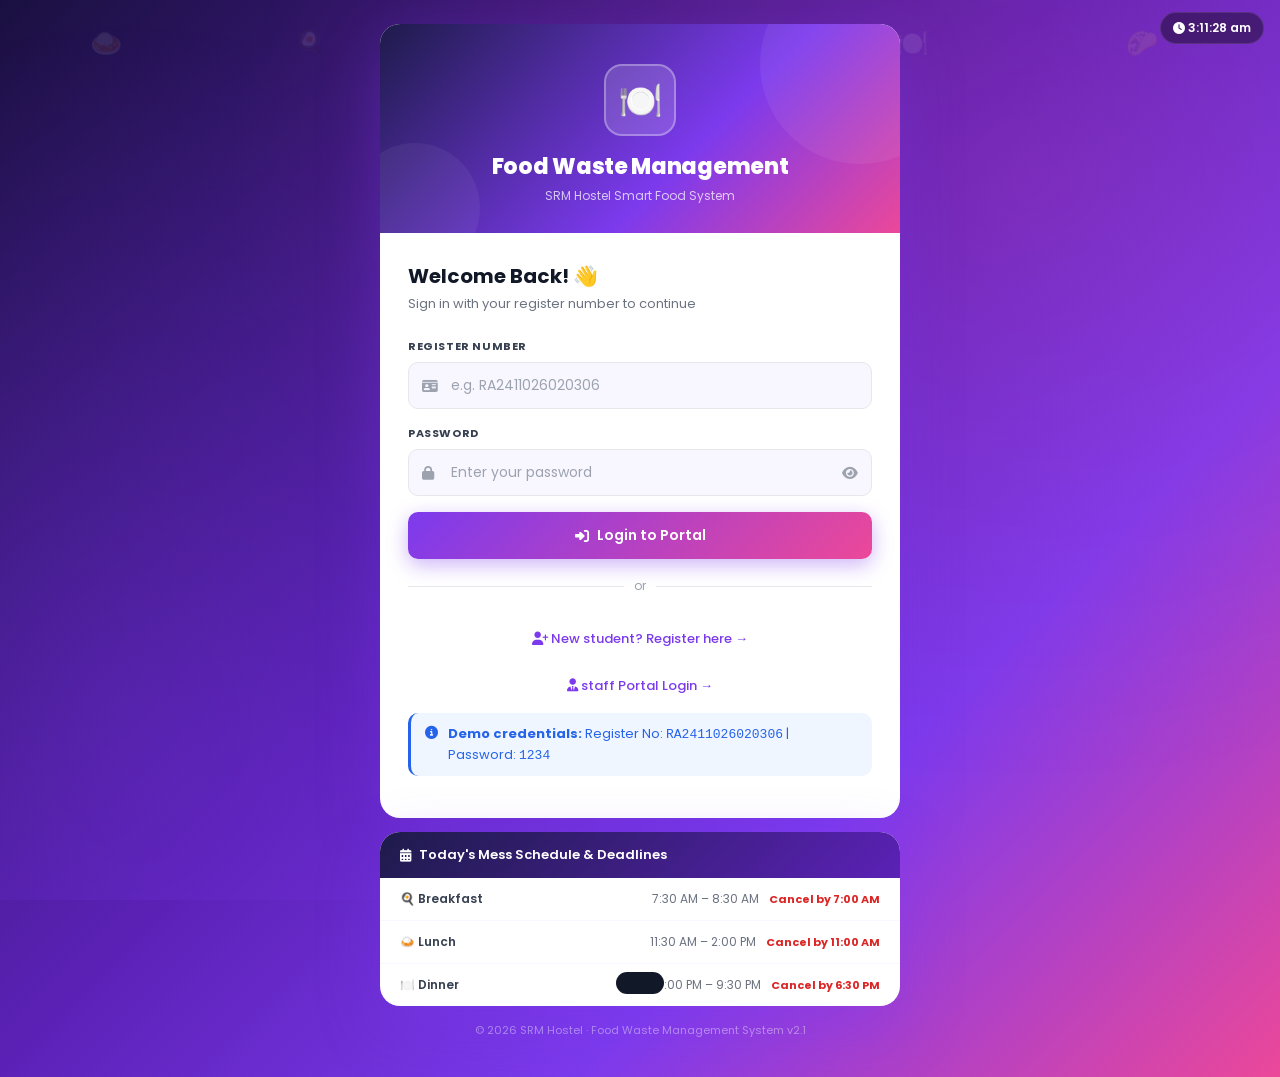
<file: dtm/index.html>
<!DOCTYPE html>
<html lang="en">

<head>
  <meta charset="UTF-8">
  <meta name="viewport" content="width=device-width, initial-scale=1.0">
  <title>FWMS – Student Portal | SRM Hostel</title>
  <meta name="description"
    content="SRM Hostel Food Waste Management System – Student Portal for smart meal planning, cancellation, and feedback.">
  <link href="https://fonts.googleapis.com/css2?family=Poppins:wght@300;400;500;600;700;800&display=swap"
    rel="stylesheet">
  <link rel="stylesheet" href="https://cdnjs.cloudflare.com/ajax/libs/font-awesome/6.4.2/css/all.min.css">
  <style>
    /* ================================================================
       ROOT VARIABLES
       ================================================================ */
    :root {
      --purple: #7C3AED;
      --purple-dark: #5B21B6;
      --purple-light: #EDE9FE;
      --pink: #EC4899;
      --green: #059669;
      --green-bg: #ECFDF5;
      --red: #DC2626;
      --red-bg: #FEF2F2;
      --amber: #D97706;
      --amber-bg: #FFFBEB;
      --blue: #2563EB;
      --blue-bg: #EFF6FF;
      --dark: #1E1B4B;
      --surface: #FFFFFF;
      --bg: #F8F7FF;
      --border: #E5E7EB;
      --t1: #111827;
      /* primary text */
      --t2: #374151;
      /* secondary text */
      --t3: #6B7280;
      /* muted text */
      --t4: #9CA3AF;
      /* placeholder */
      --radius-lg: 20px;
      --radius-md: 14px;
      --radius-sm: 10px;
      --radius-xs: 6px;
      --shadow-card: 0 4px 6px -1px rgba(0, 0, 0, .07), 0 2px 4px -2px rgba(0, 0, 0, .05);
      --shadow-float: 0 20px 60px rgba(124, 58, 237, .35);
      --trans: all .25s cubic-bezier(.4, 0, .2, 1);
    }

    /* ================================================================
       RESET & BASE
       ================================================================ */
    *,
    *::before,
    *::after {
      margin: 0;
      padding: 0;
      box-sizing: border-box;
    }

    html {
      scroll-behavior: smooth;
    }

    body {
      font-family: 'Poppins', sans-serif;
      background: linear-gradient(135deg, #1a1040 0%, #5B21B6 45%, #7C3AED 70%, #EC4899 100%);
      min-height: 100vh;
      display: flex;
      align-items: flex-start;
      justify-content: center;
      padding: 24px 16px 40px;
    }

    /* Ambient orbs */
    body::before {
      content: '';
      position: fixed;
      inset: 0;
      background:
        radial-gradient(ellipse 800px 600px at 80% 20%, rgba(236, 72, 153, .18), transparent),
        radial-gradient(ellipse 600px 700px at 10% 80%, rgba(124, 58, 237, .2), transparent);
      pointer-events: none;
      z-index: 0;
    }

    /* Food particle animation */
    .bg-particle {
      position: fixed;
      font-size: 26px;
      opacity: .10;
      animation: rise linear infinite;
      pointer-events: none;
      z-index: 0;
    }

    @keyframes rise {
      0% {
        transform: translateY(110vh) rotate(0deg);
        opacity: 0;
      }

      8% {
        opacity: .10;
      }

      92% {
        opacity: .10;
      }

      100% {
        transform: translateY(-10vh) rotate(360deg);
        opacity: 0;
      }
    }

    /* ================================================================
       APP WRAPPER
       ================================================================ */
    .app-wrap {
      width: 100%;
      max-width: 520px;
      position: relative;
      z-index: 1;
    }

    /* Screen transitions */
    .screen {
      display: none;
      animation: enter .35s ease;
    }

    .screen.active {
      display: block;
    }

    @keyframes enter {
      from {
        opacity: 0;
        transform: translateY(20px);
      }

      to {
        opacity: 1;
        transform: translateY(0);
      }
    }

    /* Base card */
    .card {
      background: var(--surface);
      border-radius: var(--radius-lg);
      box-shadow: var(--shadow-float);
      overflow: hidden;
    }

    /* ================================================================
       LOGIN & REGISTER — HEADER GRADIENT
       ================================================================ */
    .auth-head {
      background: linear-gradient(135deg, var(--dark) 0%, var(--purple) 60%, var(--pink) 100%);
      padding: 40px 28px 28px;
      text-align: center;
      position: relative;
      overflow: hidden;
    }

    .auth-head::before {
      content: '';
      position: absolute;
      width: 200px;
      height: 200px;
      background: rgba(255, 255, 255, .06);
      border-radius: 50%;
      top: -60px;
      right: -60px;
    }

    .auth-head::after {
      content: '';
      position: absolute;
      width: 130px;
      height: 130px;
      background: rgba(255, 255, 255, .05);
      border-radius: 50%;
      bottom: -40px;
      left: -30px;
    }

    .logo-icon {
      width: 72px;
      height: 72px;
      background: rgba(255, 255, 255, .15);
      border: 2px solid rgba(255, 255, 255, .3);
      border-radius: 18px;
      display: flex;
      align-items: center;
      justify-content: center;
      font-size: 36px;
      margin: 0 auto 14px;
      animation: bob 3s ease-in-out infinite;
    }

    @keyframes bob {

      0%,
      100% {
        transform: translateY(0)
      }

      50% {
        transform: translateY(-6px)
      }
    }

    .auth-title {
      color: #fff;
      font-size: 22px;
      font-weight: 800;
      letter-spacing: -.3px;
    }

    .auth-sub {
      color: rgba(255, 255, 255, .72);
      font-size: 12px;
      margin-top: 4px;
      font-weight: 400;
    }

    /* ================================================================
       FORM COMPONENTS
       ================================================================ */
    .form-body {
      padding: 28px;
    }

    .form-headline {
      font-size: 20px;
      font-weight: 700;
      color: var(--t1);
    }

    .form-tagline {
      font-size: 13px;
      color: var(--t3);
      margin-top: 3px;
      margin-bottom: 24px;
    }

    .form-row {
      display: grid;
      grid-template-columns: 1fr 1fr;
      gap: 14px;
    }

    .form-group {
      margin-bottom: 16px;
    }

    .form-group.full {
      grid-column: 1 / -1;
    }

    .label {
      display: block;
      font-size: 11px;
      font-weight: 700;
      color: var(--t2);
      text-transform: uppercase;
      letter-spacing: .6px;
      margin-bottom: 7px;
    }

    .input-wrap {
      position: relative;
    }

    .input-icon {
      position: absolute;
      left: 14px;
      top: 50%;
      transform: translateY(-50%);
      color: var(--t4);
      font-size: 14px;
      pointer-events: none;
    }

    .input-toggle {
      position: absolute;
      right: 14px;
      top: 50%;
      transform: translateY(-50%);
      color: var(--t4);
      cursor: pointer;
      font-size: 14px;
    }

    .fld {
      width: 100%;
      padding: 12px 14px 12px 42px;
      border: 1.5px solid var(--border);
      border-radius: var(--radius-sm);
      font-family: 'Poppins', sans-serif;
      font-size: 14px;
      background: var(--bg);
      color: var(--t1);
      outline: none;
      transition: var(--trans);
    }

    .fld.no-icon {
      padding-left: 14px;
    }

    .fld:focus {
      border-color: var(--purple);
      background: #fff;
      box-shadow: 0 0 0 3px rgba(124, 58, 237, .1);
    }

    .fld::placeholder {
      color: var(--t4);
    }

    select.fld {
      cursor: pointer;
      appearance: none;
    }

    /* ----------------------------------------------------------------
       BUTTONS
       ---------------------------------------------------------------- */
    .btn {
      display: inline-flex;
      align-items: center;
      justify-content: center;
      gap: 8px;
      width: 100%;
      padding: 13px 20px;
      border: none;
      border-radius: var(--radius-sm);
      font-family: 'Poppins', sans-serif;
      font-size: 14px;
      font-weight: 600;
      cursor: pointer;
      transition: var(--trans);
      position: relative;
      overflow: hidden;
    }

    .btn:active {
      transform: scale(.98);
    }

    .btn:disabled {
      opacity: .55;
      cursor: not-allowed;
      pointer-events: none;
    }

    .btn-primary {
      background: linear-gradient(135deg, var(--purple), var(--pink));
      color: #fff;
      box-shadow: 0 6px 20px rgba(124, 58, 237, .38);
    }

    .btn-primary:hover {
      box-shadow: 0 10px 28px rgba(124, 58, 237, .48);
      transform: translateY(-1px);
    }

    .btn-outline {
      background: transparent;
      color: var(--purple);
      border: 1.5px solid var(--purple);
    }

    .btn-outline:hover {
      background: var(--purple);
      color: #fff;
    }

    .btn-success {
      background: linear-gradient(135deg, #10B981, var(--green));
      color: #fff;
      box-shadow: 0 6px 20px rgba(16, 185, 129, .35);
    }

    .btn-success:hover {
      transform: translateY(-1px);
    }

    .btn-danger {
      background: linear-gradient(135deg, #EF4444, var(--red));
      color: #fff;
    }

    .btn-danger:hover {
      transform: translateY(-1px);
      box-shadow: 0 6px 16px rgba(220, 38, 38, .35);
    }

    .btn-sm {
      width: auto;
      padding: 8px 16px;
      font-size: 12px;
      border-radius: 8px;
    }

    .btn-xs {
      width: auto;
      padding: 5px 12px;
      font-size: 11px;
      border-radius: 6px;
    }

    .btn-group {
      display: flex;
      gap: 10px;
    }

    .btn-group .btn {
      flex: 1;
    }

    /* ----------------------------------------------------------------
       UTILITY: DIVIDER, LINK ROW, BANNERS, ERROR
       ---------------------------------------------------------------- */
    .divider {
      display: flex;
      align-items: center;
      gap: 10px;
      color: var(--t4);
      font-size: 12px;
      margin: 18px 0;
    }

    .divider::before,
    .divider::after {
      content: '';
      flex: 1;
      height: 1px;
      background: var(--border);
    }

    .link-row {
      text-align: center;
      margin-top: 12px;
    }

    .link-row a,
    .txt-link {
      color: var(--purple);
      font-size: 13px;
      font-weight: 500;
      text-decoration: none;
      cursor: pointer;
    }

    .txt-link:hover,
    .link-row a:hover {
      text-decoration: underline;
    }

    .banner {
      display: flex;
      align-items: flex-start;
      gap: 10px;
      padding: 11px 14px;
      border-radius: var(--radius-sm);
      font-size: 13px;
      line-height: 1.5;
      margin-bottom: 14px;
    }

    .banner i {
      margin-top: 2px;
      flex-shrink: 0;
    }

    .ban-info {
      background: var(--blue-bg);
      color: var(--blue);
      border-left: 3px solid var(--blue);
    }

    .ban-success {
      background: var(--green-bg);
      color: var(--green);
      border-left: 3px solid #10B981;
    }

    .ban-warn {
      background: var(--amber-bg);
      color: var(--amber);
      border-left: 3px solid var(--amber);
    }

    .ban-err {
      background: var(--red-bg);
      color: var(--red);
      border-left: 3px solid var(--red);
    }

    .err-box {
      background: var(--red-bg);
      color: var(--red);
      border: 1px solid rgba(220, 38, 38, .2);
      border-radius: var(--radius-sm);
      padding: 10px 14px;
      font-size: 13px;
      margin-bottom: 14px;
      display: none;
    }

    .err-box.show {
      display: block;
      animation: enter .25s ease;
    }

    /* ================================================================
       TOP BAR (inside closed screens)
       ================================================================ */
    .top-bar {
      background: linear-gradient(135deg, var(--dark), var(--purple));
      padding: 16px 20px;
      display: flex;
      align-items: center;
      justify-content: space-between;
      color: #fff;
    }

    .tb-left {
      display: flex;
      align-items: center;
      gap: 10px;
    }

    .back-btn {
      width: 34px;
      height: 34px;
      border-radius: 9px;
      background: rgba(255, 255, 255, .15);
      border: none;
      color: #fff;
      font-size: 14px;
      cursor: pointer;
      display: flex;
      align-items: center;
      justify-content: center;
      transition: var(--trans);
    }

    .back-btn:hover {
      background: rgba(255, 255, 255, .25);
    }

    .tb-title {
      font-size: 16px;
      font-weight: 700;
    }

    .tb-sub {
      font-size: 11px;
      opacity: .75;
    }

    .logout-btn {
      background: rgba(255, 255, 255, .15);
      border: none;
      color: #fff;
      padding: 6px 14px;
      border-radius: 20px;
      font-family: 'Poppins', sans-serif;
      font-size: 12px;
      cursor: pointer;
      transition: var(--trans);
    }

    .logout-btn:hover {
      background: rgba(255, 255, 255, .25);
    }

    /* ================================================================
       SCHEDULE CARD (below login)
       ================================================================ */
    .sched-card {
      background: var(--surface);
      border-radius: var(--radius-lg);
      box-shadow: var(--shadow-float);
      margin-top: 14px;
      overflow: hidden;
    }

    .sched-head {
      background: linear-gradient(135deg, var(--dark), var(--purple-dark));
      color: #fff;
      padding: 13px 20px;
      font-size: 13px;
      font-weight: 600;
      display: flex;
      align-items: center;
      gap: 8px;
    }

    .sched-row {
      display: grid;
      grid-template-columns: 1fr auto auto;
      align-items: center;
      gap: 10px;
      padding: 12px 20px;
      border-bottom: 1px solid var(--bg);
      font-size: 12px;
    }

    .sched-row:last-child {
      border-bottom: none;
    }

    .sched-meal {
      font-weight: 600;
      color: var(--t2);
      display: flex;
      align-items: center;
      gap: 7px;
    }

    .sched-time {
      color: var(--t3);
    }

    .sched-dl {
      color: var(--red);
      font-weight: 700;
      font-size: 11px;
      white-space: nowrap;
    }

    /* ================================================================
       PROGRESS WIZARD STEPS
       ================================================================ */
    .progress-bar {
      display: flex;
      padding: 14px 20px;
      background: var(--surface);
      border-bottom: 1px solid var(--border);
    }

    .step {
      flex: 1;
      display: flex;
      flex-direction: column;
      align-items: center;
      gap: 4px;
      position: relative;
    }

    .step:not(:last-child)::after {
      content: '';
      position: absolute;
      top: 14px;
      left: 55%;
      right: -45%;
      height: 2px;
      background: var(--border);
      z-index: 0;
    }

    .step.done::after {
      background: var(--green);
    }

    .step.active::after {
      background: linear-gradient(90deg, var(--purple), var(--border));
    }

    .step-dot {
      width: 28px;
      height: 28px;
      border-radius: 50%;
      display: flex;
      align-items: center;
      justify-content: center;
      font-size: 12px;
      font-weight: 700;
      z-index: 1;
      background: var(--border);
      color: var(--t3);
      transition: var(--trans);
    }

    .step.active .step-dot {
      background: var(--purple);
      color: #fff;
      box-shadow: 0 0 0 4px rgba(124, 58, 237, .15);
    }

    .step.done .step-dot {
      background: var(--green);
      color: #fff;
    }

    .step-lbl {
      font-size: 9px;
      font-weight: 600;
      color: var(--t3);
      text-transform: uppercase;
      letter-spacing: .4px;
    }

    .step.active .step-lbl {
      color: var(--purple);
    }

    .step.done .step-lbl {
      color: var(--green);
    }

    /* ================================================================
       DASHBOARD
       ================================================================ */
    .page-body {
      padding: 22px;
    }

    /* Welcome banner */
    .welcome-banner {
      background: linear-gradient(135deg, var(--purple), var(--pink));
      border-radius: var(--radius-md);
      padding: 20px 22px;
      color: #fff;
      margin-bottom: 22px;
      position: relative;
      overflow: hidden;
    }

    .welcome-banner::after {
      content: '🍽️';
      position: absolute;
      right: 16px;
      top: 50%;
      transform: translateY(-50%);
      font-size: 50px;
      opacity: .18;
    }

    .wb-name {
      font-size: 18px;
      font-weight: 700;
    }

    .wb-meta {
      font-size: 11px;
      opacity: .8;
      margin-top: 2px;
      display: flex;
      gap: 10px;
      flex-wrap: wrap;
    }

    .wb-date {
      display: inline-flex;
      align-items: center;
      gap: 5px;
      font-size: 11px;
      background: rgba(255, 255, 255, .18);
      padding: 4px 12px;
      border-radius: 20px;
      margin-top: 10px;
    }

    /* Section header */
    .sec-hd {
      display: flex;
      align-items: center;
      justify-content: space-between;
      margin-bottom: 12px;
    }

    .sec-title {
      font-size: 13px;
      font-weight: 700;
      color: var(--t3);
      text-transform: uppercase;
      letter-spacing: .6px;
      display: flex;
      align-items: center;
      gap: 7px;
    }

    .pill {
      font-size: 10px;
      font-weight: 700;
      padding: 3px 9px;
      border-radius: 20px;
      text-transform: uppercase;
      letter-spacing: .3px;
    }

    .pill-purple {
      background: var(--purple-light);
      color: var(--purple-dark);
    }

    .pill-green {
      background: var(--green-bg);
      color: var(--green);
    }

    .pill-red {
      background: var(--red-bg);
      color: var(--red);
    }

    .pill-amber {
      background: var(--amber-bg);
      color: var(--amber);
    }

    /* ----------------------------------------------------------------
       TODAY MEAL CARDS
       ---------------------------------------------------------------- */
    .meal-card {
      border: 1.5px solid var(--border);
      border-radius: var(--radius-md);
      background: var(--surface);
      box-shadow: var(--shadow-card);
      margin-bottom: 12px;
      overflow: hidden;
      transition: var(--trans);
    }

    .meal-card:hover {
      border-color: rgba(124, 58, 237, .3);
      box-shadow: 0 6px 20px rgba(124, 58, 237, .1);
    }

    .mc-head {
      display: flex;
      align-items: center;
      justify-content: space-between;
      padding: 13px 16px;
      background: var(--bg);
      border-bottom: 1px solid var(--border);
    }

    .mc-left {
      display: flex;
      align-items: center;
      gap: 11px;
    }

    .mc-icon {
      font-size: 28px;
    }

    .mc-name {
      font-size: 14px;
      font-weight: 700;
      color: var(--t1);
    }

    .mc-time {
      font-size: 11px;
      color: var(--t3);
      margin-top: 1px;
    }

    .status-chip {
      display: inline-flex;
      align-items: center;
      gap: 4px;
      padding: 4px 11px;
      border-radius: 20px;
      font-size: 11px;
      font-weight: 600;
    }

    .chip-active {
      background: var(--green-bg);
      color: var(--green);
    }

    .chip-cancel {
      background: var(--red-bg);
      color: var(--red);
    }

    .chip-none {
      background: var(--border);
      color: var(--t3);
    }

    .mc-body {
      padding: 13px 16px;
    }

    .items-list {
      display: flex;
      flex-wrap: wrap;
      gap: 5px;
      margin-bottom: 10px;
    }

    .item-tag {
      display: inline-flex;
      align-items: center;
      gap: 4px;
      background: var(--purple-light);
      color: var(--purple-dark);
      padding: 3px 10px;
      border-radius: 20px;
      font-size: 12px;
      font-weight: 500;
    }

    .item-tag .qty-badge {
      background: var(--purple-dark);
      color: #fff;
      font-size: 10px;
      font-weight: 700;
      padding: 1px 6px;
      border-radius: 10px;
      margin-left: 2px;
    }

    .dl-row {
      display: flex;
      align-items: center;
      gap: 6px;
      font-size: 12px;
      margin-bottom: 10px;
    }

    .dl-safe {
      color: var(--green);
    }

    .dl-past {
      color: var(--red);
    }

    .mc-actions {
      display: flex;
      gap: 8px;
    }

    /* ----------------------------------------------------------------
       ACTION CARD (Tomorrow's selection)
       ---------------------------------------------------------------- */
    .action-card {
      border: 1.5px solid var(--border);
      border-radius: var(--radius-md);
      background: var(--surface);
      padding: 16px;
      box-shadow: var(--shadow-card);
      margin-bottom: 16px;
    }

    /* ================================================================
       MEAL SELECTION WIZARD
       ================================================================ */
    .step-body {
      padding: 22px;
    }

    .meal-note {
      background: var(--purple-light);
      border-left: 3px solid var(--purple);
      padding: 11px 14px;
      border-radius: 0 var(--radius-sm) var(--radius-sm) 0;
      font-size: 12px;
      color: var(--purple-dark);
      margin-bottom: 18px;
      line-height: 1.6;
    }

    /* Option rows */
    .opt-list {
      display: flex;
      flex-direction: column;
      gap: 8px;
    }

    /* Regular checkbox option */
    .meal-opt {
      display: flex;
      align-items: center;
      gap: 12px;
      padding: 13px 15px;
      border: 1.5px solid var(--border);
      border-radius: var(--radius-sm);
      cursor: pointer;
      transition: var(--trans);
      background: var(--surface);
    }

    .meal-opt:hover {
      border-color: rgba(124, 58, 237, .4);
      background: var(--purple-light);
    }

    .meal-opt.sel {
      border-color: var(--purple);
      background: var(--purple-light);
    }

    .meal-opt input[type="checkbox"],
    .meal-opt input[type="radio"] {
      width: 18px;
      height: 18px;
      accent-color: var(--purple);
      cursor: pointer;
      flex-shrink: 0;
    }

    .opt-emoji {
      font-size: 22px;
    }

    .opt-name {
      font-size: 14px;
      font-weight: 500;
      color: var(--t1);
      flex: 1;
    }

    /* Quantity stepper option */
    .qty-opt {
      display: flex;
      align-items: center;
      gap: 12px;
      padding: 13px 15px;
      border: 1.5px solid var(--border);
      border-radius: var(--radius-sm);
      transition: var(--trans);
      background: var(--surface);
    }

    .qty-opt.sel {
      border-color: var(--purple);
      background: var(--purple-light);
    }

    .qty-info {
      flex: 1;
    }

    .qty-item-name {
      font-size: 14px;
      font-weight: 500;
      color: var(--t1);
    }

    .qty-unit {
      font-size: 11px;
      color: var(--t3);
    }

    .stepper {
      display: flex;
      align-items: center;
      gap: 0;
      border: 1.5px solid var(--border);
      border-radius: 9px;
      overflow: hidden;
    }

    .st-btn {
      width: 34px;
      height: 34px;
      border: none;
      background: var(--bg);
      color: var(--t2);
      font-size: 18px;
      font-weight: 700;
      cursor: pointer;
      display: flex;
      align-items: center;
      justify-content: center;
      transition: var(--trans);
      flex-shrink: 0;
    }

    .st-btn:hover:not(:disabled) {
      background: var(--purple);
      color: #fff;
    }

    .st-btn:disabled {
      color: var(--t4);
      cursor: default;
    }

    .st-val {
      min-width: 36px;
      text-align: center;
      font-size: 15px;
      font-weight: 700;
      color: var(--t1);
      border-left: 1.5px solid var(--border);
      border-right: 1.5px solid var(--border);
      padding: 0 4px;
      line-height: 34px;
    }

    /* ================================================================
       REVIEW SCREEN
       ================================================================ */
    .review-box {
      border: 1.5px solid var(--border);
      border-radius: var(--radius-md);
      overflow: hidden;
      margin-bottom: 16px;
    }

    .review-head {
      background: var(--bg);
      padding: 12px 16px;
      display: flex;
      align-items: center;
      gap: 8px;
      font-size: 13px;
      font-weight: 700;
      color: var(--t2);
      border-bottom: 1px solid var(--border);
    }

    .review-row {
      display: flex;
      align-items: flex-start;
      justify-content: space-between;
      padding: 11px 16px;
      border-bottom: 1px solid var(--bg);
      font-size: 13px;
      gap: 12px;
    }

    .review-row:last-child {
      border-bottom: none;
    }

    .rl {
      color: var(--t3);
      font-weight: 500;
      white-space: nowrap;
    }

    .rv {
      color: var(--t1);
      font-weight: 600;
      text-align: right;
    }

    /* ================================================================
       QR SCREEN
       ================================================================ */
    .qr-wrap {
      text-align: center;
      padding: 32px 24px;
    }

    .qr-badge {
      width: 68px;
      height: 68px;
      border-radius: 50%;
      background: linear-gradient(135deg, #10B981, var(--green));
      display: flex;
      align-items: center;
      justify-content: center;
      font-size: 32px;
      margin: 0 auto 14px;
      animation: pop .5s cubic-bezier(.175, .885, .32, 1.275);
    }

    @keyframes pop {
      from {
        transform: scale(0)
      }

      to {
        transform: scale(1)
      }
    }

    .qr-title {
      font-size: 22px;
      font-weight: 800;
      color: var(--t1);
    }

    .qr-sub {
      color: var(--t3);
      font-size: 13px;
      margin: 4px 0 22px;
    }

    .qr-frame {
      display: inline-block;
      border: 3px solid var(--purple);
      border-radius: var(--radius-md);
      padding: 12px;
      margin-bottom: 16px;
    }

    .id-card {
      background: var(--bg);
      border-radius: var(--radius-sm);
      padding: 12px 20px;
      margin-bottom: 20px;
    }

    .id-label {
      font-size: 10px;
      color: var(--t3);
      text-transform: uppercase;
      letter-spacing: .5px;
    }

    .id-val {
      font-size: 16px;
      font-weight: 700;
      color: var(--purple);
    }

    /* ================================================================
       FEEDBACK SCREEN
       ================================================================ */
    .rating-row {
      display: flex;
      gap: 8px;
      margin-bottom: 20px;
    }

    .rating-btn {
      flex: 1;
      padding: 12px 4px;
      border: 1.5px solid var(--border);
      border-radius: var(--radius-sm);
      text-align: center;
      cursor: pointer;
      transition: var(--trans);
    }

    .rating-btn:hover,
    .rating-btn.sel {
      border-color: var(--purple);
      background: var(--purple-light);
      transform: translateY(-2px);
    }

    .rating-btn .em {
      font-size: 24px;
      display: block;
    }

    .rating-btn .lbl {
      font-size: 9px;
      color: var(--t3);
      margin-top: 3px;
    }

    .fb-area {
      width: 100%;
      min-height: 100px;
      padding: 13px;
      border: 1.5px solid var(--border);
      border-radius: var(--radius-sm);
      font-family: 'Poppins', sans-serif;
      font-size: 13px;
      resize: none;
      outline: none;
      transition: var(--trans);
      color: var(--t1);
    }

    .fb-area:focus {
      border-color: var(--purple);
      box-shadow: 0 0 0 3px rgba(124, 58, 237, .1);
    }

    .char-count {
      text-align: right;
      font-size: 11px;
      color: var(--t4);
      margin-top: 4px;
    }

    /* ================================================================
       TOAST & SPINNER
       ================================================================ */
    #toast {
      position: fixed;
      bottom: 26px;
      left: 50%;
      transform: translateX(-50%) translateY(120px);
      color: #fff;
      padding: 11px 24px;
      border-radius: 30px;
      font-size: 13px;
      font-weight: 500;
      background: var(--t1);
      transition: transform .4s cubic-bezier(.175, .885, .32, 1.275);
      z-index: 9999;
      white-space: nowrap;
    }

    #toast.show {
      transform: translateX(-50%) translateY(0);
    }

    #toast.ts {
      background: linear-gradient(135deg, #10B981, var(--green));
    }

    #toast.te {
      background: linear-gradient(135deg, #EF4444, var(--red));
    }

    #toast.tw {
      background: linear-gradient(135deg, #F59E0B, var(--amber));
    }

    .spin {
      display: inline-block;
      width: 15px;
      height: 15px;
      border: 3px solid rgba(255, 255, 255, .3);
      border-top-color: #fff;
      border-radius: 50%;
      animation: spinning .7s linear infinite;
    }

    @keyframes spinning {
      to {
        transform: rotate(360deg);
      }
    }

    /* ================================================================
       REGISTRATION — extra field styles
       ================================================================ */
    .select-wrap {
      position: relative;
    }

    .select-wrap::after {
      content: '\f078';
      font-family: 'Font Awesome 6 Free';
      font-weight: 900;
      position: absolute;
      right: 14px;
      top: 50%;
      transform: translateY(-50%);
      color: var(--t4);
      font-size: 11px;
      pointer-events: none;
    }

    /* ================================================================
       FOOTER
       ================================================================ */
    .app-footer {
      text-align: center;
      color: rgba(255, 255, 255, .4);
      font-size: 11px;
      margin-top: 16px;
    }

    /* ================================================================
       RESPONSIVE
       ================================================================ */
    @media(max-width: 520px) {
      body {
        padding: 12px 10px 32px;
      }

      .form-row {
        grid-template-columns: 1fr;
      }

      .rating-row {
        gap: 5px;
      }

      .rating-btn .lbl {
        display: none;
      }
    }
  </style>
</head>

<body>

  <!-- Floating food particles -->
  <span class="bg-particle" style="left:7%;  animation-duration:15s; animation-delay:0s">🍛</span>
  <span class="bg-particle" style="left:23%; animation-duration:11s; animation-delay:3s">🍳</span>
  <span class="bg-particle" style="left:47%; animation-duration:17s; animation-delay:1s">🥗</span>
  <span class="bg-particle" style="left:70%; animation-duration:13s; animation-delay:5s">🍽️</span>
  <span class="bg-particle" style="left:88%; animation-duration:10s; animation-delay:2s">🌮</span>

  <div id="live-clock"
    style="position:fixed; top:12px; right:16px; background:rgba(0,0,0,0.4); color:#fff; padding:6px 12px; border-radius:20px; font-size:12px; font-weight:600; z-index:9999; border:1px solid rgba(255,255,255,0.1); pointer-events:none;">
    <i class="fa fa-clock"></i> <span id="time-display">--:--:--</span>
  </div>
  <script>
    setInterval(() => {
      const el = document.getElementById('time-display');
      if (el) el.textContent = new Date().toLocaleTimeString('en-IN');
    }, 1000);
  </script>

  <div id="toast"></div>

  <div class="app-wrap">

    <!-- ==============================================================
       SCREEN: LOGIN
       ============================================================== -->
    <div class="screen active" id="sc-login">
      <div class="card">
        <div class="auth-head">
          <div class="logo-icon">🍽️</div>
          <div class="auth-title">Food Waste Management</div>
          <div class="auth-sub">SRM Hostel Smart Food System</div>
        </div>

        <div class="form-body">
          <h1 class="form-headline">Welcome Back! 👋</h1>
          <p class="form-tagline">Sign in with your register number to continue</p>

          <div id="login-err" class="err-box"></div>

          <div class="form-group">
            <label class="label" for="inp-reg">Register Number</label>
            <div class="input-wrap">
              <i class="fa fa-id-card input-icon"></i>
              <input class="fld" type="text" id="inp-reg" placeholder="e.g. RA2411026020306"
                onkeyup="if(event.key==='Enter') document.getElementById('inp-pwd').focus()">
            </div>
          </div>

          <div class="form-group">
            <label class="label" for="inp-pwd">Password</label>
            <div class="input-wrap">
              <i class="fa fa-lock input-icon"></i>
              <input class="fld" type="password" id="inp-pwd" placeholder="Enter your password"
                onkeyup="if(event.key==='Enter') doLogin()">
              <i class="fa fa-eye input-toggle" id="pwd-toggle" onclick="togglePwd('inp-pwd','pwd-toggle')"></i>
            </div>
          </div>

          <button class="btn btn-primary" id="login-btn" onclick="doLogin()">
            <i class="fa fa-sign-in-alt"></i> Login to Portal
          </button>

          <div class="divider">or</div>

          <div style="display:flex; gap:10px; flex-direction:column;">
            <div class="link-row">
              <span onclick="show('sc-register')" class="txt-link">
                <i class="fa fa-user-plus"></i> New student? Register here →
              </span>
            </div>
            <div class="link-row">
              <a href="staff.html"><i class="fa fa-user-tie"></i> staff Portal Login →</a>
            </div>
          </div>

          <div class="banner ban-info" style="margin-top:16px;">
            <i class="fa fa-info-circle"></i>
            <div><strong>Demo credentials:</strong> Register No: <code>RA2411026020306</code> | Password:
              <code>1234</code>
            </div>
          </div>
        </div>
      </div>

      <!-- Mess schedule card -->
      <div class="sched-card">
        <div class="sched-head"><i class="fa fa-calendar-alt"></i> Today's Mess Schedule &amp; Deadlines</div>
        <div class="sched-row">
          <span class="sched-meal">🍳 Breakfast</span>
          <span class="sched-time">7:30 AM – 8:30 AM</span>
          <span class="sched-dl">Cancel by 7:00 AM</span>
        </div>
        <div class="sched-row">
          <span class="sched-meal">🍛 Lunch</span>
          <span class="sched-time">11:30 AM – 2:00 PM</span>
          <span class="sched-dl">Cancel by 11:00 AM</span>
        </div>
        <div class="sched-row">
          <span class="sched-meal">🍽️ Dinner</span>
          <span class="sched-time">7:00 PM – 9:30 PM</span>
          <span class="sched-dl">Cancel by 6:30 PM</span>
        </div>
      </div>
    </div><!-- /sc-login -->

    <!-- ==============================================================
       SCREEN: REGISTRATION
       ============================================================== -->
    <div class="screen" id="sc-register">
      <div class="card">
        <div class="auth-head">
          <div class="logo-icon">🎓</div>
          <div class="auth-title">Create Account</div>
          <div class="auth-sub">Register as a new hostel student</div>
        </div>

        <div class="form-body">
          <h2 class="form-headline">Student Registration</h2>
          <p class="form-tagline">Fill in your details to get started</p>

          <div id="reg-err" class="err-box"></div>
          <div id="reg-success" class="banner ban-success" style="display:none;">
            <i class="fa fa-check-circle"></i>
            <span>Registration successful! You can now log in.</span>
          </div>

          <!-- Full Name + Registration Number -->
          <div class="form-row">
            <div class="form-group">
              <label class="label" for="r-name">Full Name *</label>
              <div class="input-wrap">
                <i class="fa fa-user input-icon"></i>
                <input class="fld" type="text" id="r-name" placeholder="Your full name">
              </div>
            </div>
            <div class="form-group">
              <label class="label" for="r-regno">Register No. *</label>
              <div class="input-wrap">
                <i class="fa fa-id-badge input-icon"></i>
                <input class="fld" type="text" id="r-regno" placeholder="RA24110260XXXXX">
              </div>
            </div>
          </div>

          <!-- Class + Branch -->
          <div class="form-row">
            <div class="form-group">
              <label class="label" for="r-class">Year / Class *</label>
              <div class="select-wrap">
                <select class="fld no-icon" id="r-class">
                  <option value="">Select Year</option>
                  <option>1st Year</option>
                  <option>2nd Year</option>
                  <option>3rd Year</option>
                  <option>4th Year</option>
                  <option>M.Tech 1st Year</option>
                  <option>M.Tech 2nd Year</option>
                  <option>MBA</option>
                  <option>MCA</option>
                  <option>PhD</option>
                </select>
              </div>
            </div>
            <div class="form-group">
              <label class="label" for="r-branch">Branch / Dept. *</label>
              <div class="select-wrap">
                <select class="fld no-icon" id="r-branch">
                  <option value="">Select Branch</option>
                  <option>CSE</option>
                  <option>IT</option>
                  <option>AIML</option>
                  <option>Data Science</option>
                  <option>ECE</option>
                  <option>EEE</option>
                  <option>MECH</option>
                  <option>CIVIL</option>
                  <option>CHEM</option>
                  <option>BioMed</option>
                  <option>Aerospace</option>
                  <option>MBA</option>
                  <option>MCA</option>
                </select>
              </div>
            </div>
          </div>

          <!-- Room Number -->
          <div class="form-group">
            <label class="label" for="r-room">Room Number (optional)</label>
            <div class="input-wrap">
              <i class="fa fa-door-open input-icon"></i>
              <input class="fld" type="text" id="r-room" placeholder="e.g. A-204">
            </div>
          </div>

          <!-- Password + Confirm -->
          <div class="form-row">
            <div class="form-group">
              <label class="label" for="r-pwd">Password *</label>
              <div class="input-wrap">
                <i class="fa fa-lock input-icon"></i>
                <input class="fld" type="password" id="r-pwd" placeholder="Min. 4 characters">
                <i class="fa fa-eye input-toggle" id="rpwd-toggle" onclick="togglePwd('r-pwd','rpwd-toggle')"></i>
              </div>
            </div>
            <div class="form-group">
              <label class="label" for="r-cpwd">Confirm Password *</label>
              <div class="input-wrap">
                <i class="fa fa-lock input-icon"></i>
                <input class="fld" type="password" id="r-cpwd" placeholder="Re-enter password">
              </div>
            </div>
          </div>

          <button class="btn btn-primary" id="reg-btn" onclick="doRegister()">
            <i class="fa fa-user-plus"></i> Create Account
          </button>

          <div class="link-row" style="margin-top:14px;">
            <span onclick="show('sc-login')" class="txt-link">
              <i class="fa fa-arrow-left"></i> Already registered? Login
            </span>
          </div>
        </div>
      </div>
    </div><!-- /sc-register -->

    <!-- ==============================================================
       SCREEN: DASHBOARD
       ============================================================== -->
    <div class="screen" id="sc-dashboard">
      <div class="card">
        <div class="top-bar">
          <div class="tb-left">
            <div>
              <div class="tb-title">My Dashboard</div>
              <div class="tb-sub" id="db-date"></div>
            </div>
          </div>
          <button class="logout-btn" onclick="doLogout()"><i class="fa fa-sign-out-alt"></i> Logout</button>
        </div>

        <div class="page-body">
          <!-- Welcome banner -->
          <div class="welcome-banner">
            <div class="wb-name">Hello, <span id="db-name">Student</span>! 🎉</div>
            <div class="wb-meta">
              <span><i class="fa fa-id-badge"></i> <span id="db-regno"></span></span>
              <span><i class="fa fa-graduation-cap"></i> <span id="db-class"></span></span>
              <span><i class="fa fa-code-branch"></i> <span id="db-branch"></span></span>
            </div>
            <div class="wb-date"><i class="fa fa-calendar"></i> <span id="db-today"></span></div>
          </div>

          <!-- TODAY'S MEALS — CANCELLATION -->
          <div class="sec-hd">
            <div class="sec-title"><i class="fa fa-ban"></i> Today's Meals <span class="pill pill-red">Cancel if
                needed</span></div>
          </div>
          <div id="today-meals"></div>

          <!-- TOMORROW'S SELECTION -->
          <div class="sec-hd" style="margin-top:22px;">
            <div class="sec-title"><i class="fa fa-calendar-plus"></i> Tomorrow's Selection</div>
          </div>
          <div id="tmr-status"></div>
          <button class="btn btn-primary" id="sel-btn" onclick="startMealWizard()">
            <i class="fa fa-utensils"></i> Select Tomorrow's Meals
          </button>
        </div>
      </div>
    </div><!-- /sc-dashboard -->

    <!-- ==============================================================
       SCREEN: MEAL SELECTION WIZARD
       ============================================================== -->
    <div class="screen" id="sc-select">
      <div class="card">
        <div class="top-bar">
          <div class="tb-left">
            <button class="back-btn" onclick="openDash()"><i class="fa fa-chevron-left"></i></button>
            <div>
              <div class="tb-title">Select Meals</div>
              <div class="tb-sub">For Tomorrow</div>
            </div>
          </div>
        </div>

        <!-- Progress bar -->
        <div class="progress-bar">
          <div class="step active" id="st-b">
            <div class="step-dot">1</div>
            <div class="step-lbl">Breakfast</div>
          </div>
          <div class="step" id="st-l">
            <div class="step-dot">2</div>
            <div class="step-lbl">Lunch</div>
          </div>
          <div class="step" id="st-d">
            <div class="step-dot">3</div>
            <div class="step-lbl">Dinner</div>
          </div>
          <div class="step" id="st-r">
            <div class="step-dot">4</div>
            <div class="step-lbl">Review</div>
          </div>
        </div>

        <!-- STEP 1: Breakfast -->
        <div class="step-body" id="wb-breakfast">
          <div class="sec-title" style="margin-bottom:10px;">🍳 Breakfast</div>
          <div class="meal-note">
            <i class="fa fa-clock"></i> Mess: <strong>7:30 AM – 8:30 AM</strong> &nbsp;|&nbsp;
            Cancel by: <strong>7:00 AM</strong>
          </div>
          <div class="opt-list" id="bfast-opts"></div>
          <div id="bfast-err" class="err-box" style="margin-top:10px;"></div>
          <button class="btn btn-primary" style="margin-top:16px;" onclick="stepToLunch()">
            Next: Lunch <i class="fa fa-arrow-right"></i>
          </button>
        </div>

        <!-- STEP 2: Lunch -->
        <div class="step-body" id="wb-lunch" style="display:none;">
          <div class="sec-title" style="margin-bottom:10px;">🍛 Lunch</div>
          <div class="meal-note">
            <i class="fa fa-clock"></i> Mess: <strong>11:30 AM – 2:00 PM</strong> &nbsp;|&nbsp;
            Cancel by: <strong>11:00 AM</strong>
          </div>
          <div class="opt-list" id="lunch-opts"></div>
          <div id="lunch-err" class="err-box" style="margin-top:10px;"></div>
          <div class="btn-group" style="margin-top:16px;">
            <button class="btn btn-outline" onclick="setWizStep('breakfast')"><i class="fa fa-arrow-left"></i>
              Back</button>
            <button class="btn btn-primary" onclick="stepToDinner()">Next: Dinner <i
                class="fa fa-arrow-right"></i></button>
          </div>
        </div>

        <!-- STEP 3: Dinner -->
        <div class="step-body" id="wb-dinner" style="display:none;">
          <div class="sec-title" style="margin-bottom:10px;">🍽️ Dinner</div>
          <div class="meal-note">
            <i class="fa fa-clock"></i> Mess: <strong>7:00 PM – 9:30 PM</strong> &nbsp;|&nbsp;
            Cancel by: <strong>6:30 PM</strong>
          </div>
          <div class="opt-list" id="dinner-opts"></div>
          <div id="dinner-err" class="err-box" style="margin-top:10px;"></div>
          <div class="btn-group" style="margin-top:16px;">
            <button class="btn btn-outline" onclick="setWizStep('lunch')"><i class="fa fa-arrow-left"></i> Back</button>
            <button class="btn btn-primary" onclick="stepToReview()">Review <i class="fa fa-arrow-right"></i></button>
          </div>
        </div>

        <!-- STEP 4: Review -->
        <div class="step-body" id="wb-review" style="display:none;">
          <div class="sec-title" style="margin-bottom:14px;">📋 Final Review</div>

          <div class="review-box">
            <div class="review-head">🧾 Your meal plan for tomorrow</div>
            <div class="review-row"><span class="rl">👤 Register No.</span><span class="rv" id="rv-reg">—</span></div>
            <div class="review-row"><span class="rl">🍳 Breakfast</span><span class="rv" id="rv-b">—</span></div>
            <div class="review-row"><span class="rl">🍛 Lunch</span><span class="rv" id="rv-l">—</span></div>
            <div class="review-row" style="border:none;"><span class="rl">🍽️ Dinner</span><span class="rv"
                id="rv-d">—</span></div>
          </div>

          <div class="banner ban-info">
            <i class="fa fa-info-circle"></i>
            <span>You can cancel individual meals before deadlines after submitting.</span>
          </div>

          <div class="btn-group">
            <button class="btn btn-outline" onclick="setWizStep('dinner')"><i class="fa fa-arrow-left"></i>
              Edit</button>
            <button class="btn btn-success" onclick="submitMeals()"><i class="fa fa-check"></i> Confirm &amp;
              Submit</button>
          </div>
        </div>
      </div>
    </div><!-- /sc-select -->

    <!-- ==============================================================
       SCREEN: QR CODE
       ============================================================== -->
    <div class="screen" id="sc-qr">
      <div class="card">
        <div class="top-bar">
          <div class="tb-left">
            <div>
              <div class="tb-title">Meal Entry QR</div>
              <div class="tb-sub">Show at mess gate</div>
            </div>
          </div>
        </div>
        <div class="qr-wrap">
          <div class="qr-badge">✅</div>
          <div class="qr-title">Meals Confirmed!</div>
          <div class="qr-sub">Your selections are saved for tomorrow.</div>
          <div class="qr-frame"><img id="qr-img" width="200" alt="Meal Entry QR Code"></div>
          <div class="id-card">
            <div class="id-label">Student ID</div>
            <div class="id-val" id="qr-id"></div>
          </div>
          <p style="color:var(--t3);font-size:12px;margin-bottom:20px;">📱 Show this QR at the mess entry gate</p>
          <div class="btn-group">
            <button class="btn btn-primary" onclick="show('sc-feedback')"><i class="fa fa-comment-dots"></i> Give
              Feedback</button>
            <button class="btn btn-outline" onclick="openDash()">Dashboard</button>
          </div>
        </div>
      </div>
    </div><!-- /sc-qr -->

    <!-- ==============================================================
       SCREEN: FEEDBACK (Optional)
       ============================================================== -->
    <div class="screen" id="sc-feedback">
      <div class="card">
        <div class="top-bar">
          <div class="tb-left">
            <button class="back-btn" onclick="openDash()"><i class="fa fa-chevron-left"></i></button>
            <div>
              <div class="tb-title">Feedback</div>
              <div class="tb-sub">Optional — help us improve</div>
            </div>
          </div>
        </div>
        <div class="page-body">
          <div class="banner ban-success"><i class="fa fa-heart"></i><span>Feedback is <strong>completely
                optional</strong>. You can skip anytime!</span></div>

          <div class="sec-title" style="margin-bottom:12px;">🍳 Breakfast Feedback</div>
          <div class="rating-row" id="fb-row-breakfast">
            <div class="rating-btn" onclick="pickRating('breakfast',1,this)"><span class="em">😞</span><span
                class="lbl">Terrible</span></div>
            <div class="rating-btn" onclick="pickRating('breakfast',2,this)"><span class="em">😐</span><span
                class="lbl">Bad</span></div>
            <div class="rating-btn" onclick="pickRating('breakfast',3,this)"><span class="em">🙂</span><span
                class="lbl">OK</span></div>
            <div class="rating-btn" onclick="pickRating('breakfast',4,this)"><span class="em">😊</span><span
                class="lbl">Good</span></div>
            <div class="rating-btn" onclick="pickRating('breakfast',5,this)"><span class="em">🤩</span><span
                class="lbl">Excellent</span></div>
          </div>

          <div class="sec-title" style="margin-bottom:12px;">🍛 Lunch Feedback</div>
          <div class="rating-row" id="fb-row-lunch">
            <div class="rating-btn" onclick="pickRating('lunch',1,this)"><span class="em">😞</span><span
                class="lbl">Terrible</span></div>
            <div class="rating-btn" onclick="pickRating('lunch',2,this)"><span class="em">😐</span><span
                class="lbl">Bad</span></div>
            <div class="rating-btn" onclick="pickRating('lunch',3,this)"><span class="em">🙂</span><span
                class="lbl">OK</span></div>
            <div class="rating-btn" onclick="pickRating('lunch',4,this)"><span class="em">😊</span><span
                class="lbl">Good</span></div>
            <div class="rating-btn" onclick="pickRating('lunch',5,this)"><span class="em">🤩</span><span
                class="lbl">Excellent</span></div>
          </div>

          <div class="sec-title" style="margin-bottom:12px;">🍽️ Dinner Feedback</div>
          <div class="rating-row" id="fb-row-dinner" style="margin-bottom:20px;">
            <div class="rating-btn" onclick="pickRating('dinner',1,this)"><span class="em">😞</span><span
                class="lbl">Terrible</span></div>
            <div class="rating-btn" onclick="pickRating('dinner',2,this)"><span class="em">😐</span><span
                class="lbl">Bad</span></div>
            <div class="rating-btn" onclick="pickRating('dinner',3,this)"><span class="em">🙂</span><span
                class="lbl">OK</span></div>
            <div class="rating-btn" onclick="pickRating('dinner',4,this)"><span class="em">😊</span><span
                class="lbl">Good</span></div>
            <div class="rating-btn" onclick="pickRating('dinner',5,this)"><span class="em">🤩</span><span
                class="lbl">Excellent</span></div>
          </div>

          <div class="sec-title" style="margin-bottom:10px;">Any suggestions?</div>
          <textarea class="fb-area" id="fb-text" maxlength="300"
            placeholder="Tell us what you liked or what could be improved... (optional)"
            oninput="document.getElementById('cc').textContent=this.value.length"></textarea>
          <div class="char-count"><span id="cc">0</span>/300</div>

          <div class="btn-group" style="margin-top:18px;">
            <button class="btn btn-outline" onclick="skipFeedback()">Skip <i class="fa fa-forward"></i></button>
            <button class="btn btn-primary" onclick="submitFeedback()">Submit <i class="fa fa-paper-plane"></i></button>
          </div>
        </div>
      </div>
    </div><!-- /sc-feedback -->

    <div class="app-footer">© 2026 SRM Hostel · Food Waste Management System v2.1</div>
  </div><!-- /app-wrap -->

  <script src="db.js"></script>
  <script>
    /* ================================================================
       FWMS — STUDENT PORTAL APPLICATION LOGIC v2.1
       ================================================================ */

    /* ---- STATE ---- */
    let currentUser = null;
    let mealPicks = { breakfast: [], lunch: [], dinner: [] };  // [{name, qty}]
    let qtyState = { breakfast: {}, lunch: {}, dinner: {} };   // {itemName: qty}
    let fbRatings = { breakfast: 0, lunch: 0, dinner: 0 };

    /* ---- Items that support quantity selection ---- */
    const QTY_CFG = {
      'Dosa': { max: 5, unit: 'pcs' },
      'Idly': { max: 8, unit: 'pcs' },
      'Chapathi': { max: 6, unit: 'pcs' },
      'Roti': { max: 6, unit: 'pcs' },
    };

    /* ---- Cancellation deadlines ---- */
    const DEADLINES = {
      breakfast: { h: 7, m: 0 },
      lunch: { h: 11, m: 0 },
      dinner: { h: 18, m: 30 }
    };
    const TIMINGS = { breakfast: '7:30 AM – 8:30 AM', lunch: '11:30 AM – 2:00 PM', dinner: '7:00 PM – 9:30 PM' };
    const LABELS = { breakfast: 'Breakfast', lunch: 'Lunch', dinner: 'Dinner' };
    const EMOJIS = { breakfast: '🍳', lunch: '🍛', dinner: '🍽️' };

    const FOOD_EMOJI = {
      'Dosa': '🥞', 'Idly': '🍘', 'Poha': '🍚', 'Upma': '🍲',
      'Rice': '🍚', 'Dal': '🥣', 'Sambar': '🍲', 'Chutney': '🍛',
      'Curd': '🥛', 'Roti': '🫓', 'Chapathi': '🫓', 'Fried Rice': '🍜',
      'Paneer': '🧀', 'Rajma': '🫘', 'Noodles': '🍜'
    };
    const fe = name => FOOD_EMOJI[name] || '🥘';

    /* ---- Init ---- */
    document.addEventListener('DOMContentLoaded', () => {
      DB.init();
      const u = DB.getCurrentUser();
      if (u) { currentUser = u; openDash(); }
    });

    /* ================================================================
       UTILITIES
       ================================================================ */
    function show(id) {
      document.querySelectorAll('.screen').forEach(s => s.classList.remove('active'));
      document.getElementById(id).classList.add('active');
      window.scrollTo(0, 0);
    }

    function toast(msg, type = 'ts') {
      const t = document.getElementById('toast');
      t.textContent = msg; t.className = `show ${type}`;
      setTimeout(() => t.className = '', 3200);
    }

    function showErr(id, msg) {
      const el = document.getElementById(id);
      el.textContent = msg; el.classList.add('show');
      setTimeout(() => el.classList.remove('show'), 4000);
    }

    function fmtDate(d) {
      return d.toLocaleDateString('en-IN', { weekday: 'long', day: 'numeric', month: 'long', year: 'numeric' });
    }
    function todayKey() { return new Date().toISOString().split('T')[0]; }
    function tmrwKey() { const d = new Date(); d.setDate(d.getDate() + 1); return d.toISOString().split('T')[0]; }

    function cancellationOpen(meal) {
      const now = new Date(), dl = DEADLINES[meal];
      const cut = new Date(); cut.setHours(dl.h, dl.m, 0, 0);
      return now < cut;
    }
    function deadlineLabel(meal) {
      const { h, m } = DEADLINES[meal];
      const hr = h > 12 ? h - 12 : h, ap = h >= 12 ? 'PM' : 'AM';
      return `${hr}:${String(m).padStart(2, '0')} ${ap}`;
    }

    /* Format [{name,qty}] → human string "Dosa × 3, Idly × 2" */
    function formatItems(items) {
      if (!items || !items.length) return '—';
      return items.map(i => {
        const q = i.qty || 1;
        return `${fe(i.name)} ${i.name}${q > 1 ? ' × ' + q : ''}`;
      }).join(', ');
    }

    function togglePwd(inputId, iconId) {
      const inp = document.getElementById(inputId), ic = document.getElementById(iconId);
      inp.type = inp.type === 'password' ? 'text' : 'password';
      ic.className = (inp.type === 'password' ? 'fa fa-eye' : 'fa fa-eye-slash') + ' input-toggle';
    }

    /* ================================================================
       AUTH — LOGIN / REGISTER / LOGOUT
       ================================================================ */
    function doLogin() {
      const reg = document.getElementById('inp-reg').value.trim();
      const pwd = document.getElementById('inp-pwd').value;
      if (!reg) { showErr('login-err', '⚠ Please enter your Register Number'); return; }
      if (!pwd) { showErr('login-err', '⚠ Please enter your Password'); return; }

      const btn = document.getElementById('login-btn');
      btn.innerHTML = '<span class="spin"></span> Logging in...'; btn.disabled = true;

      setTimeout(() => {
        const student = DB.loginStudent(reg, pwd);
        if (student) {
          currentUser = student;
          toast('Welcome back, ' + student.name.split(' ')[0] + '! 🎉');
          openDash();
        } else {
          showErr('login-err', '❌ Invalid Register Number or Password');
          btn.innerHTML = '<i class="fa fa-sign-in-alt"></i> Login to Portal';
          btn.disabled = false;
        }
      }, 800);
    }

    function doRegister() {
      const btn = document.getElementById('reg-btn');
      const name = document.getElementById('r-name').value.trim();
      const regNo = document.getElementById('r-regno').value.trim();
      const cls = document.getElementById('r-class').value;
      const branch = document.getElementById('r-branch').value;
      const room = document.getElementById('r-room').value.trim();
      const pwd = document.getElementById('r-pwd').value;
      const cpwd = document.getElementById('r-cpwd').value;

      /* Validation */
      if (!name || !regNo || !cls || !branch || !pwd || !cpwd) {
        showErr('reg-err', '⚠ All required fields must be filled'); return;
      }
      if (pwd !== cpwd) {
        showErr('reg-err', '❌ Passwords do not match'); return;
      }

      btn.innerHTML = '<span class="spin"></span> Registering...'; btn.disabled = true;

      setTimeout(() => {
        const result = DB.registerStudent({ regNo, name, studentClass: cls, branch, room, password: pwd });
        if (result === true) {
          /* Show success & clear form */
          document.getElementById('reg-success').style.display = 'flex';
          document.getElementById('reg-err').classList.remove('show');
          ['r-name', 'r-regno', 'r-room', 'r-pwd', 'r-cpwd'].forEach(id => document.getElementById(id).value = '');
          document.getElementById('r-class').value = '';
          document.getElementById('r-branch').value = '';

          toast('Account created! Please log in.', 'ts');
          setTimeout(() => {
            document.getElementById('reg-success').style.display = 'none';
            show('sc-login');
            /* Pre-fill the login regNo */
            document.getElementById('inp-reg').value = regNo;
          }, 2200);
        } else {
          showErr('reg-err', '❌ ' + result);
        }
        btn.innerHTML = '<i class="fa fa-user-plus"></i> Create Account';
        btn.disabled = false;
      }, 900);
    }

    function doLogout() {
      DB.logoutStudent(); currentUser = null;
      document.getElementById('inp-reg').value = '';
      document.getElementById('inp-pwd').value = '';
      show('sc-login');
      toast('Logged out successfully');
    }

    /* ================================================================
       DASHBOARD
       ================================================================ */
    function openDash() {
      const now = new Date();
      document.getElementById('db-name').textContent = currentUser.name.split(' ')[0];
      document.getElementById('db-regno').textContent = currentUser.regNo;
      document.getElementById('db-class').textContent = currentUser.class || '—';
      document.getElementById('db-branch').textContent = currentUser.branch || '—';
      document.getElementById('db-today').textContent = fmtDate(now);
      document.getElementById('db-date').textContent = fmtDate(now);
      renderTodayMeals();
      renderTmrStatus();
      show('sc-dashboard');
    }

    function renderTodayMeals() {
      const sub = DB.getSubmission(todayKey(), currentUser.regNo);
      const box = document.getElementById('today-meals');

      if (!sub) {
        box.innerHTML = `<div class="banner ban-info"><i class="fa fa-info-circle"></i>
        <span>No meal record for today. Use the button below to select tomorrow's meals.</span></div>`;
        return;
      }

      box.innerHTML = ['breakfast', 'lunch', 'dinner'].map(m => {
        const md = sub[m];
        const open = cancellationOpen(m);
        const dl = deadlineLabel(m);
        let chip, content, action;

        if (!md || !md.selected) {
          chip = '<span class="status-chip chip-none">Not Selected</span>';
          content = '<span style="color:var(--t4);font-size:13px;">No selection for this slot</span>';
          action = '';
        } else if (md.cancelled) {
          const ct = new Date(md.cancelledAt).toLocaleTimeString('en-IN', { hour: '2-digit', minute: '2-digit' });
          chip = '<span class="status-chip chip-cancel">❌ Cancelled</span>';
          content = `<span style="color:var(--t4);font-size:12px;">Cancelled at ${ct}</span>`;
          action = open
            ? `<button class="btn btn-success btn-xs" onclick="restoreMeal('${m}')"><i class="fa fa-undo"></i> Restore</button>`
            : '';
        } else {
          chip = '<span class="status-chip chip-active">✅ Active</span>';
          const tags = (md.items || []).map(i => `
          <span class="item-tag">${fe(i.name)} ${i.name}
            ${(i.qty || 1) > 1 ? `<span class="qty-badge">×${i.qty}</span>` : ''}
          </span>`).join('');
          content = tags || '—';
          action = open
            ? `<button class="btn btn-danger btn-xs" onclick="cancelMeal('${m}')"><i class="fa fa-ban"></i> Cancel ${LABELS[m]}</button>`
            : `<span class="dl-row dl-past"><i class="fa fa-times-circle"></i> Deadline passed (was ${dl})</span>`;
        }

        return `<div class="meal-card">
        <div class="mc-head">
          <div class="mc-left">
            <span class="mc-icon">${EMOJIS[m]}</span>
            <div>
              <div class="mc-name">${LABELS[m]}</div>
              <div class="mc-time">${TIMINGS[m]}</div>
            </div>
          </div>${chip}
        </div>
        <div class="mc-body">
          <div class="items-list">${content}</div>
          <div class="dl-row ${open ? 'dl-safe' : 'dl-past'}">
            <strong style="padding:2px 6px; border-radius:4px; font-size:10px; text-transform:uppercase; background:${open ? 'var(--green-bg)' : 'var(--red-bg)'}; color:${open ? 'var(--green)' : 'var(--red)'};">Status: ${open ? 'Open' : 'Closed'}</strong>
            <span><i class="fa fa-${open ? 'check-circle' : 'times-circle'}"></i>
            ${open ? `Cancellation open until <strong>${dl}</strong>` : `Cancellation deadline passed (${dl})`}</span>
          </div>
          <div class="mc-actions">${action}</div>
        </div>
      </div>`;
      }).join('');
    }

    function cancelMeal(meal) {
      if (!cancellationOpen(meal)) { toast(`❌ ${LABELS[meal]} cancellation deadline passed!`, 'te'); return; }
      if (confirm(`Cancel your ${LABELS[meal]}? This helps reduce food waste.`)) {
        DB.cancelMeal(todayKey(), currentUser.regNo, meal);
        toast(`✅ ${LABELS[meal]} cancelled. Thank you!`, 'ts');
        renderTodayMeals();
      }
    }

    function restoreMeal(meal) {
      if (!cancellationOpen(meal)) { toast('❌ Deadline passed. Cannot restore.', 'te'); return; }
      DB.uncancelMeal(todayKey(), currentUser.regNo, meal);
      toast(`✅ ${LABELS[meal]} restored!`, 'ts');
      renderTodayMeals();
    }

    function renderTmrStatus() {
      const sub = DB.getSubmission(tmrwKey(), currentUser.regNo);
      const el = document.getElementById('tmr-status');
      const btn = document.getElementById('sel-btn');
      const d = new Date(); d.setDate(d.getDate() + 1);

      if (sub) {
        el.innerHTML = `<div class="action-card">
        <div class="banner ban-success" style="margin-bottom:0;">
          <i class="fa fa-check-circle"></i>
          <div>Meals selected for <strong>${fmtDate(d)}</strong>. You can update them.</div>
        </div></div>`;
        btn.innerHTML = '<i class="fa fa-edit"></i> Update Tomorrow\'s Meals';
      } else {
        el.innerHTML = `<div class="action-card">
        <div class="banner ban-warn" style="margin-bottom:0;">
          <i class="fa fa-exclamation-triangle"></i>
          <div>No meal selected for tomorrow. Select before <strong>3:00 PM</strong> today.</div>
        </div></div>`;
        btn.innerHTML = '<i class="fa fa-utensils"></i> Select Tomorrow\'s Meals';
      }
    }

    /* ================================================================
       MEAL SELECTION WIZARD
       ================================================================ */
    function startMealWizard() {
      const menu = DB.getMenu(tmrwKey());
      /* Reset all quantities */
      qtyState = { breakfast: {}, lunch: {}, dinner: {} };
      mealPicks = { breakfast: [], lunch: [], dinner: [] };

      buildMealOpts('bfast-opts', 'breakfast', menu.breakfast, 'checkbox');
      buildMealOpts('lunch-opts', 'lunch', menu.lunch, 'checkbox');
      buildMealOpts('dinner-opts', 'dinner', menu.dinner, 'radio');

      setWizStep('breakfast');
      show('sc-select');
    }

    /**
     * Render meal options — qty stepper for countable items, checkbox/radio for others.
     */
    function buildMealOpts(containerId, meal, items, inputType) {
      const box = document.getElementById(containerId);
      box.innerHTML = items.map(item => {
        const q = QTY_CFG[item];
        if (q) {
          /* Quantity stepper */
          const uid = `qty-${meal}-${item.replace(/\s/g, '_')}`;
          return `
          <div class="qty-opt" id="qopt-${meal}-${item.replace(/\s/g, '_')}">
            <span class="opt-emoji">${fe(item)}</span>
            <div class="qty-info">
              <div class="qty-item-name">${item}</div>
              <div class="qty-unit">${q.unit} · max ${q.max}</div>
            </div>
            <div class="stepper">
              <button class="st-btn" id="minus-${meal}-${item.replace(/\s/g, '_')}"
                onclick="adjQty('${meal}','${item}',-1)" disabled>−</button>
              <span class="st-val" id="${uid}">0</span>
              <button class="st-btn" id="plus-${meal}-${item.replace(/\s/g, '_')}"
                onclick="adjQty('${meal}','${item}',+1)">+</button>
            </div>
          </div>`;
        } else {
          /* Standard checkbox / radio */
          const cbId = `cb-${meal}-${item.replace(/\s/g, '_')}`;
          return `
          <label class="meal-opt" for="${cbId}">
            <input type="${inputType}" ${inputType === 'radio' ? 'name="dinner-r"' : ''}
              id="${cbId}" value="${item}" onchange="onOptChange(this,'${meal}')">
            <span class="opt-emoji">${fe(item)}</span>
            <span class="opt-name">${item}</span>
          </label>`;
        }
      }).join('');
    }

    function onOptChange(inp, meal) {
      const lbl = inp.closest('.meal-opt');
      if (inp.type === 'radio') {
        document.querySelectorAll(`#${meal === 'dinner' ? 'dinner' : meal}-opts .meal-opt`)
          .forEach(l => l.classList.remove('sel'));
      }
      lbl.classList.toggle('sel', inp.checked);
    }

    function adjQty(meal, item, delta) {
      const cfg = QTY_CFG[item];
      const cur = qtyState[meal][item] || 0;
      const nxt = Math.max(0, Math.min(cfg.max, cur + delta));
      qtyState[meal][item] = nxt;

      const uid = `qty-${meal}-${item.replace(/\s/g, '_')}`;
      const oId = `qopt-${meal}-${item.replace(/\s/g, '_')}`;
      const mId = `minus-${meal}-${item.replace(/\s/g, '_')}`;
      const pId = `plus-${meal}-${item.replace(/\s/g, '_')}`;

      document.getElementById(uid).textContent = nxt;
      document.getElementById(oId).classList.toggle('sel', nxt > 0);
      document.getElementById(mId).disabled = (nxt === 0);
      document.getElementById(pId).disabled = (nxt === cfg.max);
    }

    /** Collect items from a meal step (mix of qty + checkbox) */
    function collectMealItems(meal, containerId) {
      const items = [];
      /* Qty items */
      Object.entries(qtyState[meal] || {}).forEach(([name, qty]) => {
        if (qty > 0) items.push({ name, qty });
      });
      /* Checkbox/radio items */
      document.querySelectorAll(`#${containerId} input:checked`).forEach(inp => {
        if (!QTY_CFG[inp.value]) items.push({ name: inp.value, qty: 1 });
      });
      return items;
    }

    /* ---- Wizard step management ---- */
    const STEP_ORDER = ['breakfast', 'lunch', 'dinner', 'review'];
    const STEP_BODIES = { breakfast: 'wb-breakfast', lunch: 'wb-lunch', dinner: 'wb-dinner', review: 'wb-review' };
    const STEP_DOTS = { breakfast: 'st-b', lunch: 'st-l', dinner: 'st-d', review: 'st-r' };

    function setWizStep(target) {
      STEP_ORDER.forEach(s => {
        document.getElementById(STEP_BODIES[s]).style.display = 'none';
        const si = STEP_ORDER.indexOf(s), ti = STEP_ORDER.indexOf(target);
        const el = document.getElementById(STEP_DOTS[s]);
        el.className = 'step' + (si < ti ? ' done' : si === ti ? ' active' : '');
      });
      document.getElementById(STEP_BODIES[target]).style.display = 'block';
    }

    function stepToLunch() {
      const items = collectMealItems('breakfast', 'bfast-opts');
      if (!items.length) { showErr('bfast-err', '⚠ Please select or add at least one breakfast item'); return; }
      mealPicks.breakfast = items;
      setWizStep('lunch');
    }

    function stepToDinner() {
      const items = collectMealItems('lunch', 'lunch-opts');
      if (!items.length) { showErr('lunch-err', '⚠ Please select at least one lunch item'); return; }
      mealPicks.lunch = items;
      setWizStep('dinner');
    }

    function stepToReview() {
      const items = collectMealItems('dinner', 'dinner-opts');
      if (!items.length) { showErr('dinner-err', '⚠ Please select a dinner option'); return; }
      mealPicks.dinner = items;

      document.getElementById('rv-reg').textContent = currentUser.regNo;
      document.getElementById('rv-b').textContent = formatItems(mealPicks.breakfast);
      document.getElementById('rv-l').textContent = formatItems(mealPicks.lunch);
      document.getElementById('rv-d').textContent = formatItems(mealPicks.dinner);
      setWizStep('review');
    }

    function submitMeals() {
      const key = tmrwKey();
      DB.saveSubmission(key, currentUser.regNo, {
        regNo: currentUser.regNo,
        name: currentUser.name,
        class: currentUser.class || '',
        branch: currentUser.branch || '',
        breakfast: { selected: true, items: mealPicks.breakfast, cancelled: false, cancelledAt: null },
        lunch: { selected: true, items: mealPicks.lunch, cancelled: false, cancelledAt: null },
        dinner: { selected: true, items: mealPicks.dinner, cancelled: false, cancelledAt: null },
        submittedAt: new Date().toISOString()
      });

      const qrData = `FWMS|${currentUser.regNo}|${key}`;
      document.getElementById('qr-img').src = `https://api.qrserver.com/v1/create-qr-code/?size=200x200&data=${encodeURIComponent(qrData)}`;
      document.getElementById('qr-id').textContent = currentUser.regNo;
      toast('🎉 Meals confirmed for tomorrow!', 'ts');
      show('sc-qr');
    }

    /* ================================================================
       FEEDBACK
       ================================================================ */
    function pickRating(meal, r, el) {
      fbRatings[meal] = r;
      const parent = el.closest('.rating-row');
      parent.querySelectorAll('.rating-btn').forEach(e => e.classList.remove('sel'));
      el.classList.add('sel');
    }

    function submitFeedback() {
      const comment = document.getElementById('fb-text').value.trim();
      const dateStr = todayKey();

      let submitted = false;
      if (fbRatings.breakfast > 0) { DB.saveMealFeedback(currentUser.regNo, dateStr, 'breakfast', fbRatings.breakfast, comment); submitted = true; }
      if (fbRatings.lunch > 0) { DB.saveMealFeedback(currentUser.regNo, dateStr, 'lunch', fbRatings.lunch, comment); submitted = true; }
      if (fbRatings.dinner > 0) { DB.saveMealFeedback(currentUser.regNo, dateStr, 'dinner', fbRatings.dinner, comment); submitted = true; }

      if (!submitted && comment) {
        DB.saveFeedback(currentUser.regNo, { rating: 0, comment, date: dateStr });
        submitted = true;
      }

      if (submitted) {
        toast('💙 Thank you for your feedback!', 'ts');
      } else {
        toast('Feedback skipped.', 'tw');
      }
      openDash();
    }

    function skipFeedback() {
      toast('Feedback skipped. See you next time!', 'tw');
      openDash();
    }
  </script>
</body>

</html>
</file>
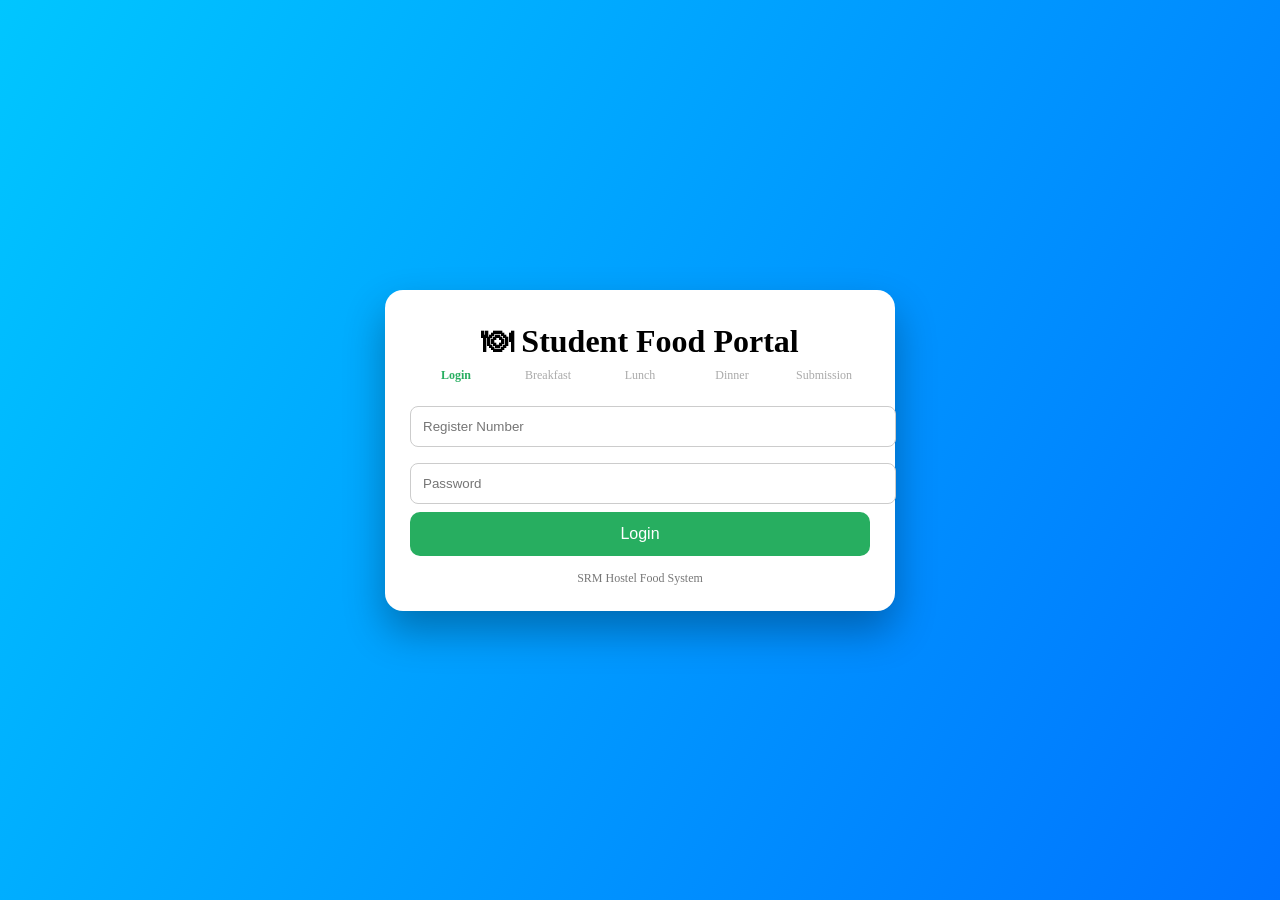
<file: dtm/extracted/campus food waste system/index.html>
<!DOCTYPE html>
<html lang="en">
<head>
<meta charset="UTF-8">
<title>Student Food Portal</title>

<style>
body{
margin:0;
font-family:Segoe UI;
background:linear-gradient(120deg,#00c6ff,#0072ff);
display:flex;
align-items:center;
justify-content:center;
min-height:100vh;
}

.card{
width:460px;
background:#fff;
padding:25px;
border-radius:18px;
box-shadow:0 20px 40px rgba(0,0,0,.3);
display:none;
}
.card.active{display:block;}

h1,h2{text-align:center;margin:8px 0;}

.header{
background:#16a085;
color:#fff;
padding:12px;
border-radius:12px;
text-align:center;
font-size:14px;
margin-bottom:12px;
font-weight:bold;
}

.progress{
display:flex;
justify-content:space-between;
margin-bottom:15px;
font-size:12px;
}
.progress span{
flex:1;
text-align:center;
color:#aaa;
}
.progress span.active{
color:#27ae60;
font-weight:bold;
}

.time{
background:#eef6ff;
padding:8px;
border-radius:8px;
font-size:13px;
text-align:center;
margin-bottom:10px;
}

input{
width:100%;
padding:12px;
margin:8px 0;
border-radius:8px;
border:1px solid #ccc;
}

button{
width:100%;
padding:13px;
border:none;
border-radius:10px;
background:#27ae60;
color:#fff;
font-size:16px;
cursor:pointer;
}

.meal{
background:#f7f9fa;
padding:12px;
border-radius:10px;
margin:8px 0;
display:flex;
align-items:center;
gap:12px;
}

.nav{display:flex;gap:10px;margin-top:15px;}
.nav button{flex:1;}

.summary{
background:#f4f6f7;
padding:12px;
border-radius:10px;
}

.success{
color:#27ae60;
text-align:center;
font-weight:bold;
margin-top:10px;
}

.qrbox{text-align:center;padding:20px;}

.footer{
text-align:center;
font-size:12px;
color:#777;
margin-top:15px;
}
</style>
</head>

<body>

<!-- LOGIN -->
<div class="card active" id="login">
<h1>🍽 Student Food Portal</h1>

<div class="progress">
<span class="active">Login</span>
<span>Breakfast</span>
<span>Lunch</span>
<span>Dinner</span>
<span>Submission</span>
</div>

<input id="regno" placeholder="Register Number">
<input id="password" placeholder="Password">

<button onclick="start()">Login</button>
<div class="footer">SRM Hostel Food System</div>
</div>

<!-- BREAKFAST -->
<div class="card" id="breakfast">
<div class="header" id="header1"></div>

<div class="progress">
<span class="active">Login</span>
<span class="active">Breakfast</span>
<span>Lunch</span>
<span>Dinner</span>
<span>Submission</span>
</div>

<h2>🍳 Breakfast</h2>
<div class="time">7:30 AM – 9:30 AM</div>

<div class="meal"><input type="checkbox" id="dosa"> 🥞 Dosa</div>
<div class="meal"><input type="checkbox" id="idly"> 🍘 Idly</div>

<div class="nav">
<button onclick="toLunch()">Next</button>
</div>
</div>

<!-- LUNCH -->
<div class="card" id="lunch">
<div class="header" id="header2"></div>

<div class="progress">
<span class="active">Login</span>
<span class="active">Breakfast</span>
<span class="active">Lunch</span>
<span>Dinner</span>
<span>Submission</span>
</div>

<h2>🍛 Lunch</h2>

<div class="meal"><input type="checkbox" id="rice"> 🍚 Rice</div>
<div class="meal"><input type="checkbox" id="dal"> 🥣 Dal</div>
<div class="meal"><input type="checkbox" id="sambar"> 🍲 Sambar</div>
<div class="meal"><input type="checkbox" id="chutney"> 🧄 Chutney</div>
<div class="meal"><input type="checkbox" id="curd"> 🥛 Curd</div>

<div class="nav">
<button onclick="show('lunch','breakfast')">Back</button>
<button onclick="toDinner()">Next</button>
</div>
</div>

<!-- DINNER -->
<div class="card" id="dinner">
<div class="header" id="header3"></div>

<div class="progress">
<span class="active">Login</span>
<span class="active">Breakfast</span>
<span class="active">Lunch</span>
<span class="active">Dinner</span>
<span>Submission</span>
</div>

<h2>🍽 Dinner</h2>

<div class="meal"><input type="radio" name="dinner" value="Fried Rice"> 🍜 Fried Rice</div>
<div class="meal"><input type="radio" name="dinner" value="Chapathi"> 🫓 Chapathi</div>

<div class="nav">
<button onclick="show('dinner','lunch')">Back</button>
<button onclick="review()">Review</button>
</div>
</div>

<!-- REVIEW -->
<div class="card" id="review">
<div class="header" id="header4"></div>

<div class="progress">
<span class="active">Login</span>
<span class="active">Breakfast</span>
<span class="active">Lunch</span>
<span class="active">Dinner</span>
<span class="active">Submission</span>
</div>

<h2>📋 Review</h2>
<div class="summary" id="summary"></div>

<div class="nav">
<button onclick="show('review','dinner')">Edit</button>
<button onclick="generateQR()">Submit</button>
</div>
</div>

<!-- QR -->
<div class="card" id="qr">
<h2>🎫 Meal QR</h2>
<div class="qrbox">
<img id="qrimg" width="200">
<p id="qrtext"></p>
<p class="success">✅ Successfully Submitted</p>
</div>
</div>

<script>
function tomorrow(){
let d=new Date();
d.setDate(d.getDate()+1);
return d.toLocaleDateString("en-GB",{day:"2-digit",month:"long",year:"numeric"});
}

function setHeaders(){
let t=`Tomorrow Menu - ${tomorrow()} | Submit before 3:00 PM`;
header1.innerHTML=t;
header2.innerHTML=t;
header3.innerHTML=t;
header4.innerHTML=t;
}

function show(a,b){
document.getElementById(a).classList.remove("active");
document.getElementById(b).classList.add("active");
}

function start(){
if(!regno.value){
alert("Enter Register Number");
return;
}
setHeaders();
show("login","breakfast");
}

function toLunch(){
if(!dosa.checked && !idly.checked){
alert("Select breakfast");
return;
}
show("breakfast","lunch");
}

function toDinner(){
if(!rice.checked && !dal.checked && !sambar.checked && !chutney.checked && !curd.checked){
alert("Select lunch");
return;
}
show("lunch","dinner");
}

function review(){
let d=document.querySelector('input[name="dinner"]:checked');
if(!d){alert("Select dinner");return;}

summary.innerHTML=`
Register: ${regno.value}<hr>
Breakfast: ${(dosa.checked?"Dosa ":"")+(idly.checked?"Idly":"")}<br>
Lunch: ${(rice.checked?"Rice ":"")+(dal.checked?"Dal ":"")+(sambar.checked?"Sambar ":"")+(chutney.checked?"Chutney ":"")+(curd.checked?"Curd":"")}<br>
Dinner: ${d.value}`;
show("dinner","review");
}

function generateQR(){

if(localStorage.getItem("submitted_"+regno.value)){
alert("Already submitted!");
return;
}

let id=regno.value;
qrtext.innerText="Student ID: "+id;

let qrURL="https://api.qrserver.com/v1/create-qr-code/?size=200x200&data="+id;
qrimg.src=qrURL;

let data=JSON.parse(localStorage.getItem("foodData"))||[];
data.push({
dosa:dosa.checked,idly:idly.checked,rice:rice.checked,
dal:dal.checked,sambar:sambar.checked,
chutney:chutney.checked,curd:curd.checked,
dinner:document.querySelector('input[name="dinner"]:checked').value
});

localStorage.setItem("foodData",JSON.stringify(data));
localStorage.setItem("submitted_"+regno.value,true);

show("review","qr");
}
</script>

</body>
</html>
</file>
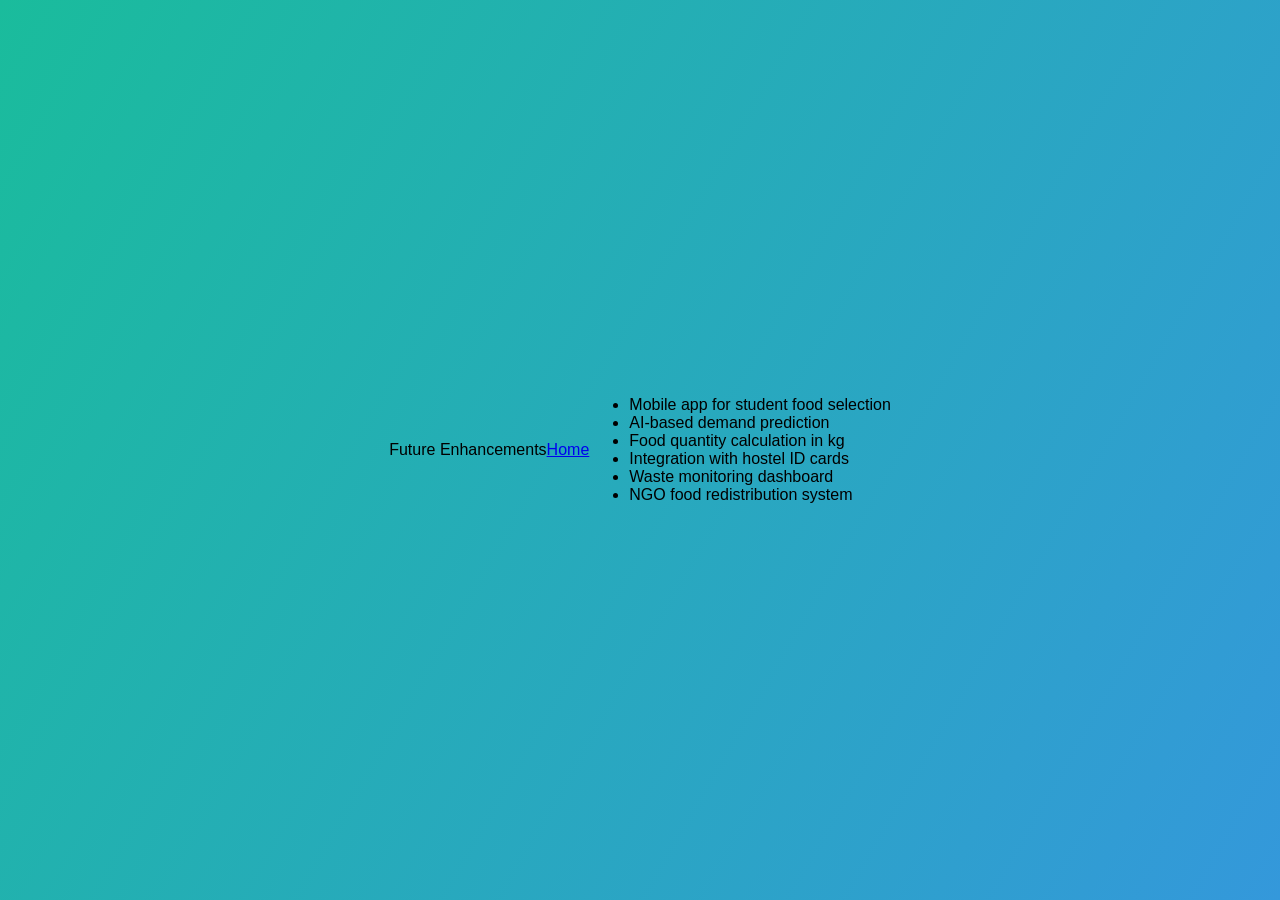
<file: dtm/extracted/campus food waste system/future.html>
<!DOCTYPE html>
<html>
<head>
    <title>Future Scope</title>
    <link rel="stylesheet" href="style.css">
</head>
<body>

<header>Future Enhancements</header>

<nav>
    <a href="index.html">Home</a>
</nav>

<div class="container">
<ul>
    <li>Mobile app for student food selection</li>
    <li>AI-based demand prediction</li>
    <li>Food quantity calculation in kg</li>
    <li>Integration with hostel ID cards</li>
    <li>Waste monitoring dashboard</li>
    <li>NGO food redistribution system</li>
</ul>
</div>

</body>
</html>
</file>
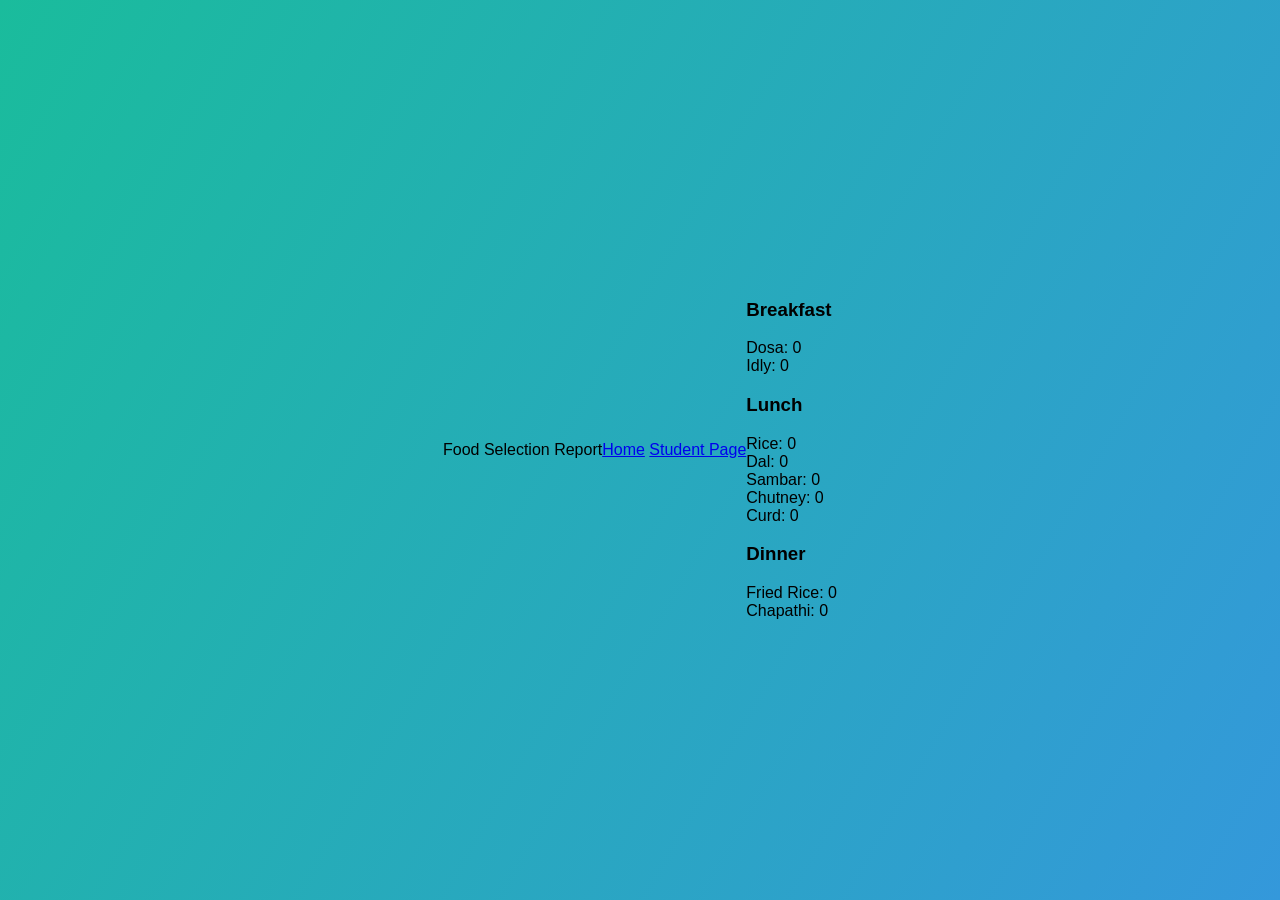
<file: dtm/extracted/campus food waste system/report.html>
<!DOCTYPE html>
<html>
<head>
    <title>Food Report</title>
    <link rel="stylesheet" href="style.css">
</head>
<body>

<header>Food Selection Report</header>

<nav>
    <a href="index.html">Home</a>
    <a href="student.html">Student Page</a>
</nav>

<div class="container" id="output"></div>

<script>
let data = JSON.parse(localStorage.getItem("studentSelections")) || [];

let count = {
    dosa:0,idly:0,rice:0,dal:0,sambar:0,chutney:0,curd:0,
    friedRice:0,chapathi:0
};

data.forEach(s=>{
    if(s.breakfast.dosa) count.dosa++;
    if(s.breakfast.idly) count.idly++;
    if(s.lunch.rice) count.rice++;
    if(s.lunch.dal) count.dal++;
    if(s.lunch.sambar) count.sambar++;
    if(s.lunch.chutney) count.chutney++;
    if(s.lunch.curd) count.curd++;
    if(s.dinner==="Fried Rice") count.friedRice++;
    if(s.dinner==="Chapathi") count.chapathi++;
});

document.getElementById("output").innerHTML = `
<h3>Breakfast</h3>
Dosa: ${count.dosa}<br>
Idly: ${count.idly}<br>

<h3>Lunch</h3>
Rice: ${count.rice}<br>
Dal: ${count.dal}<br>
Sambar: ${count.sambar}<br>
Chutney: ${count.chutney}<br>
Curd: ${count.curd}<br>

<h3>Dinner</h3>
Fried Rice: ${count.friedRice}<br>
Chapathi: ${count.chapathi}
`;
</script>

</body>
</html>
</file>
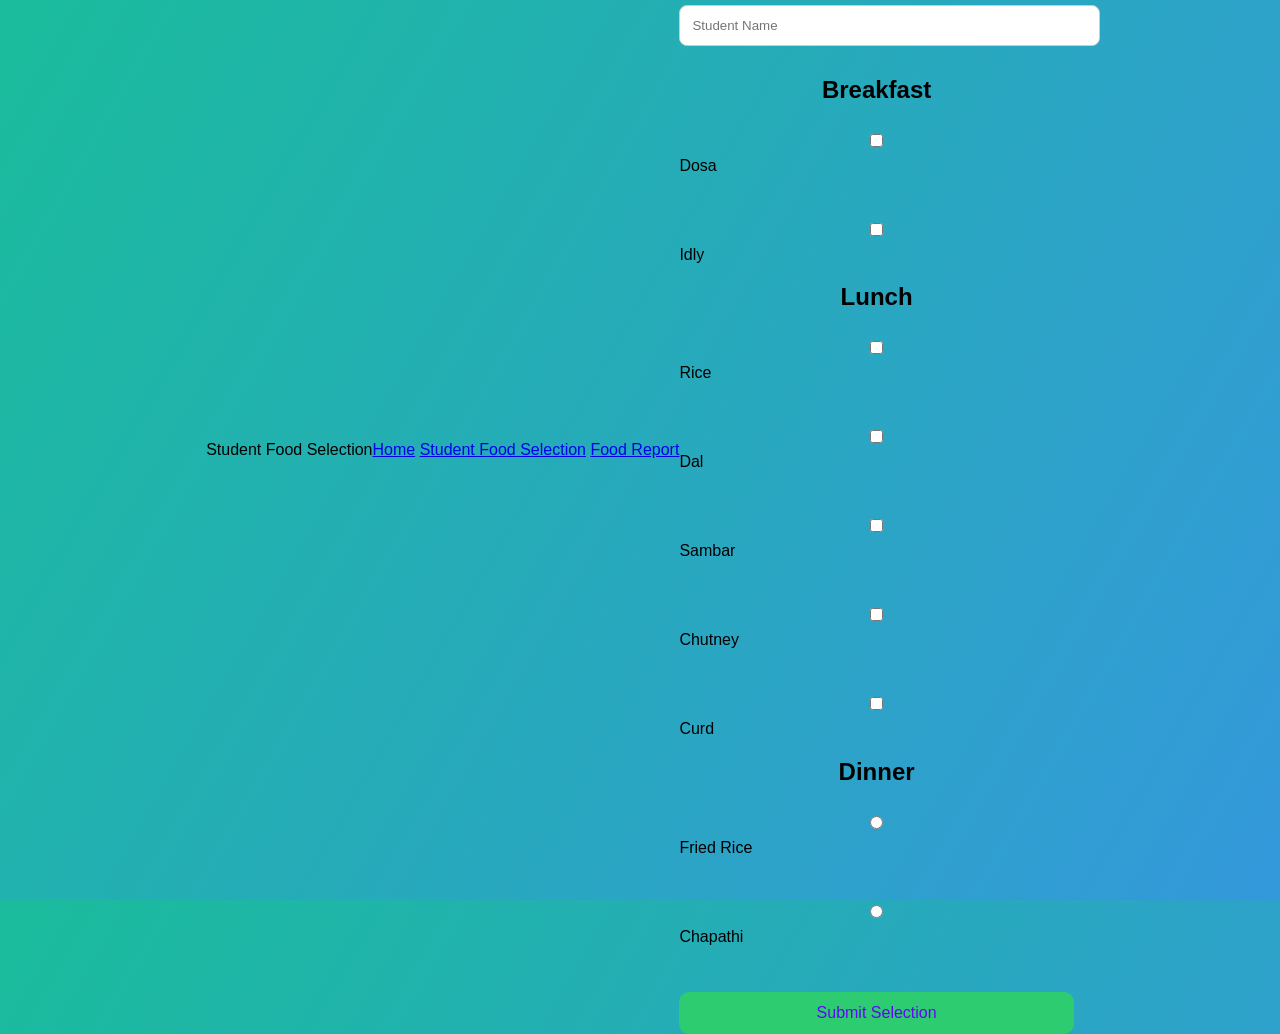
<file: dtm/extracted/campus food waste system/student.html>
<!DOCTYPE html>
<html>
<head>
    <title>Student Food Selection</title>
    <link rel="stylesheet" href="style.css">
</head>
<body>

<header>Student Food Selection</header>

<nav>
    <a href="index.html">Home</a>
    <a href="student.html">Student Food Selection</a>
    <a href="report.html">Food Report</a>
</nav>

<div class="container">

<h2>Student Details</h2>
<input id="regno" placeholder="Register Number">
<input id="name" placeholder="Student Name">

<h2>Breakfast</h2>
<label><input type="checkbox" id="dosa"> Dosa</label><br>
<label><input type="checkbox" id="idly"> Idly</label>

<h2>Lunch</h2>
<label><input type="checkbox" id="rice"> Rice</label><br>
<label><input type="checkbox" id="dal"> Dal</label><br>
<label><input type="checkbox" id="sambar"> Sambar</label><br>
<label><input type="checkbox" id="chutney"> Chutney</label><br>
<label><input type="checkbox" id="curd"> Curd</label>

<h2>Dinner</h2>
<label><input type="radio" name="dinner" value="Fried Rice"> Fried Rice</label><br>
<label><input type="radio" name="dinner" value="Chapathi"> Chapathi</label>

<br><br>
<button onclick="submitFood()">Submit Selection</button>

</div>

<script src="script.js"></script>
</body>
</html>
</file>
<file: dtm/extracted/campus food waste system/style.css>
body {
    margin: 0;
    font-family: 'Segoe UI', sans-serif;
    background: linear-gradient(120deg, #1abc9c, #3498db);
    height: 100vh;
    display: flex;
    align-items: center;
    justify-content: center;
}

.app {
    width: 380px;
}

.card {
    background: white;
    padding: 30px;
    border-radius: 15px;
    box-shadow: 0 15px 30px rgba(0,0,0,0.2);
    animation: fade 0.4s;
}

.hidden {
    display: none;
}

h1, h2 {
    text-align: center;
}

.sub {
    text-align: center;
    color: gray;
    margin-bottom: 20px;
}

input {
    width: 100%;
    padding: 12px;
    margin: 10px 0;
    border-radius: 8px;
    border: 1px solid #ccc;
}

label {
    display: block;
    margin: 10px 0;
    font-size: 16px;
}

button {
    width: 100%;
    padding: 12px;
    border: none;
    border-radius: 10px;
    background: #2ecc71;
    color: rgb(98, 3, 252);
    font-size: 16px;
    cursor: pointer;
}

button:hover {
    background: #27ae60;
}

.nav {
    display: flex;
    gap: 10px;
    margin-top: 20px;
}

.nav button {
    flex: 1;
}

@keyframes fade {
    from {opacity:0; transform:scale(0.95);}
    to {opacity:1; transform:scale(1);}
}
</file>
